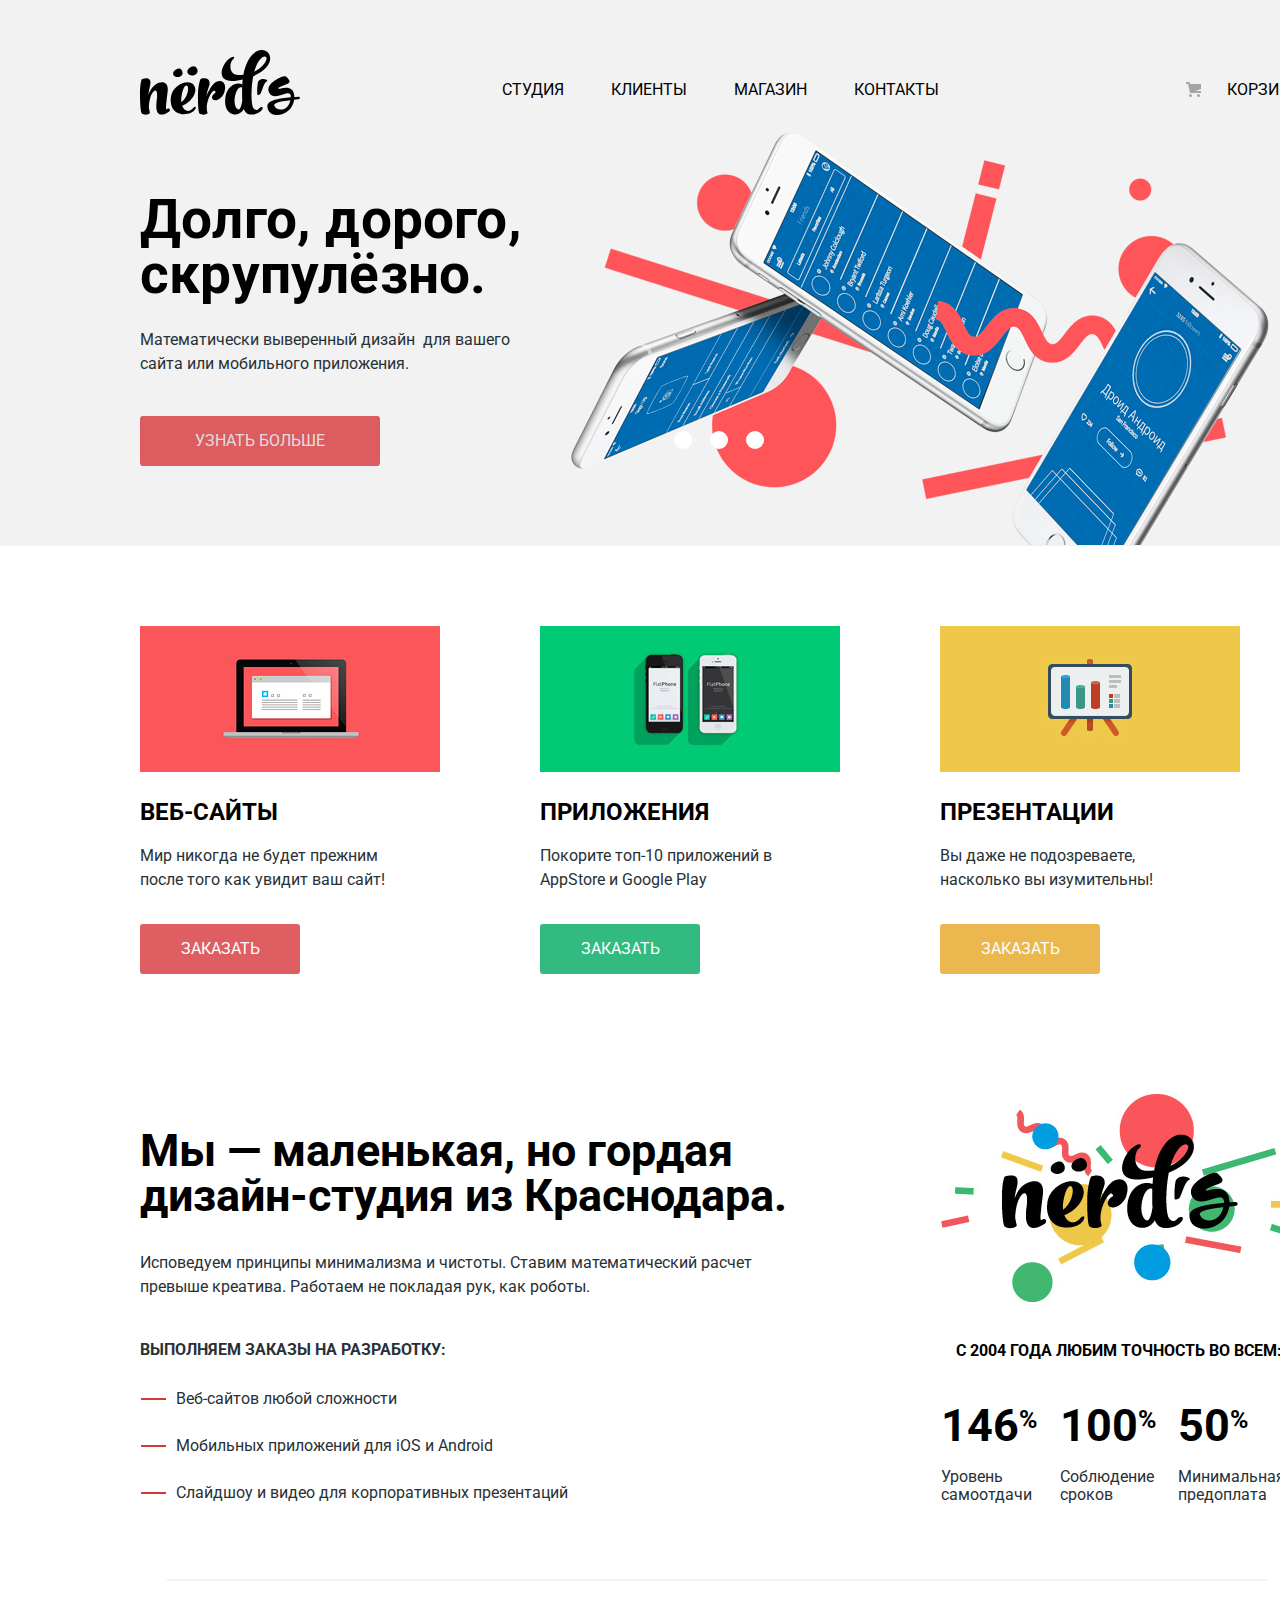
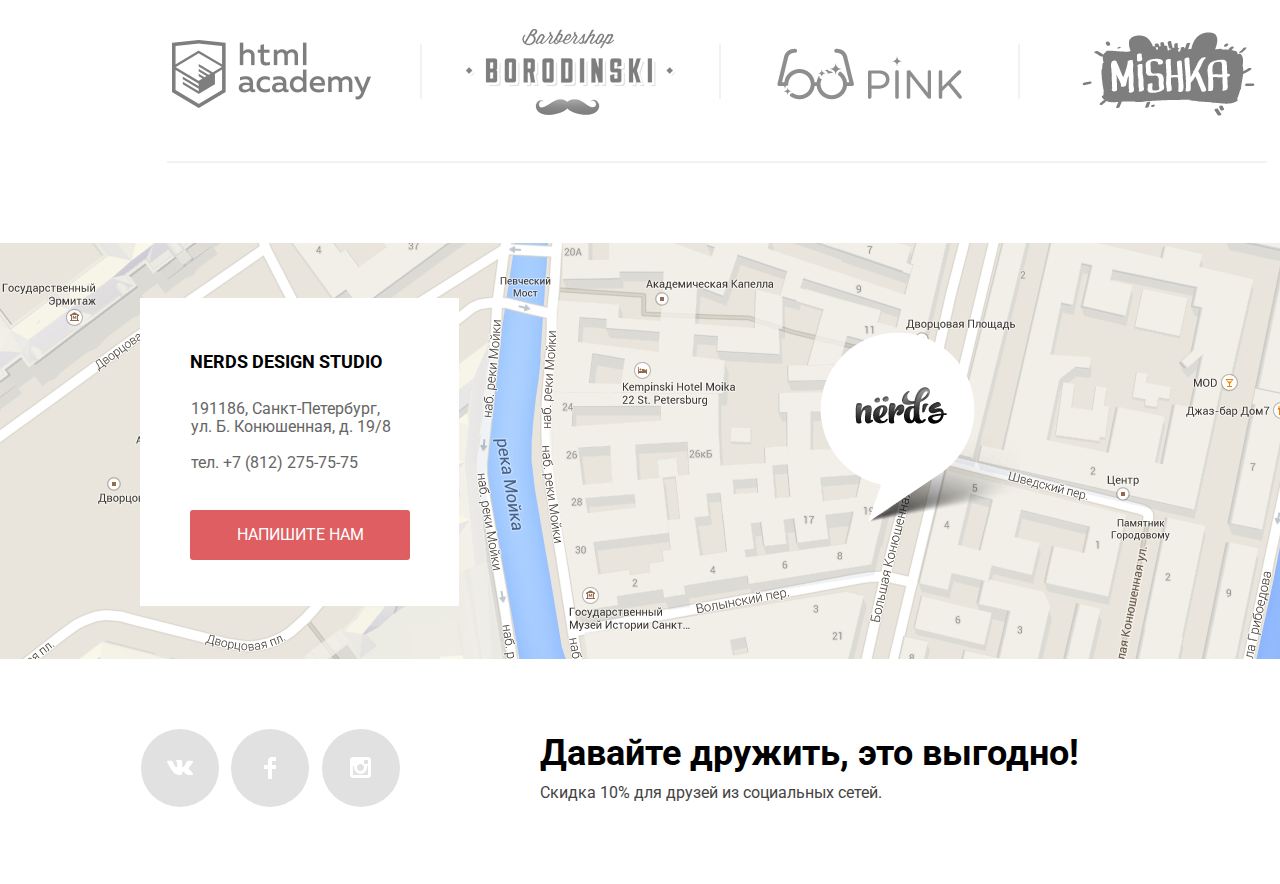
<file: index.html>
<!DOCTYPE html>
<html lang="ru">
  <head>
    <meta charset="utf-8">
    <title>HTML Academy: Нёрдс</title>
    <link href="https://fonts.googleapis.com/css?family=Roboto:400,500,700&display=swap" rel="stylesheet">
	<link rel="stylesheet" href="css/style-min.css">
	<link rel="stylesheet" href="css/normalize.css">
  </head>
  <body>
	<header class="main-header">
		<div class="container-header">
			<a class="header__logo" href="index.html">
				<img src="img/nerds-logo.svg" width="160" height="65" alt="Логотип">
			</a>
			<ul class="header__menu reset-style-size">
				<li class="header__menu__item">
					<a class="header__menu__link" href="#">студия</a>
				</li>
				<li class="header__menu__item">
					<a class="header__menu__link" href="#">клиенты</a>
				</li>
				<li class="header__menu__item">
					<a class="header__menu__link" href="catalog.html">магазин</a>
				</li>
				<li class="header__menu__item">
					<a class="header__menu__link" href="#">контакты</a>
				</li>
			</ul>
			<a class="header__recycle" href="#">
				<img src="img/cart-icon.svg" width="15" height="15" alt="Корзина">корзина
			</a>
		</div>
		<section class="slider">
			<div class="container-slider">
				<h2 class="visually-hidden">Преимущества</h2>
				<ul class="slider-controls reset-style-size">
					<li class="slider-control-item"></li>
					<li class="slider-control-item"></li>
					<li class="slider-control-item"></li>
				</ul>
				<ul class="slider-list reset-style-size">
					<li class="slider-item">
						<h3>Долго, дорого, скрупулёзно.</h3>
						<p>Математически выверенный дизайн  для вашего сайта или мобильного приложения.</p>
						<a class="slider-item-button red" href="#">Узнать больше</a>
					</li>
					<li class="slider-item">
						<h3>Любим математику как никто другой</h3>
						<p>Никакого креатива, только математические формулы для расчета идеальных пропорций.</p>
						<a class="slider-item-button red" href="#">Узнать больше</a>
					</li>
					<li class="slider-item">
						<h3>Только ночь, только хардкор</h3>
						<p>Работать днем, как все? Мы против этого. Ближе к полуночи работа только начинается.</p>
						<a class="slider-item-button red" href="#">Узнать больше</a>
					</li>
				</ul>
			</div>
		</section>
	</header>
	<main class="main-content">
		<div class="container-main">
			<section class="main-job">
				<ul class="main-job__list reset-style-size">
					<li class="main-job__item">
						<img src="img/illustration-1.png" width="300" height="146" alt="Веб сайты">
						<h2 class="main-job__title reset-style-size">веб-сайты</h2>
						<p class="main-job__description reset-style-size">Мир никогда не будет прежним после того как увидит ваш сайт!</p>
						<a class="main-job__link red reset-style-size" href="#">Заказать</a>
					</li>
					<li class="main-job__item">
						<img src="img/illustration-2.png" width="300" height="146" alt="Приложения">
						<h2 class="main-job__title reset-style-size">приложения</h2>
						<p class="main-job__description reset-style-size">Покорите топ-10 приложений в AppStore и Google Play</p>
						<a class="main-job__link green reset-style-size" href="#">Заказать</a>
					</li>
					<li class="main-job__item">
						<img src="img/illustration-3.png" width="300" height="146" alt="Презентации">
						<h2 class="main-job__title reset-style-size">презентации</h2>
						<p class="main-job__description reset-style-size">Вы даже не подозреваете,  насколько вы изумительны!</p>
						<a class="main-job__link yellow reset-style-size" href="#">Заказать</a>
					</li>
				</ul>
			</section>
			<section class="main-about">
				<div class="about-idea">
					<h2 class="about-title">Мы — маленькая, но гордая  дизайн-студия из Краснодара.</h2>
					<p class="about-description">Исповедуем принципы минимализма и чистоты. Ставим математический расчет превыше креатива. Работаем не покладая рук, как роботы.</p>
					<p class="about-devop">Выполняем заказы на разработку:</p>
					<ul class="about-devop-list reset-style-size">
						<li class="about-devop-item">	Веб-сайтов любой сложности</li>
						<li class="about-devop-item">Мобильных приложений для iOS и Android  </li>
						<li class="about-devop-item">Слайдшоу и видео для корпоративных презентаций</li>
					</ul>
				</div>
				<div class="about-date">
					<img src="img/nerds-illustration.png" width="360" height="208" alt="Логотип">
					<p  class="about-slogan">с 2004 года Любим точность во всем:</p>
					<ul class="about-facts reset-style-size">
						<li class="about-facts-item">
							<p class="about-facts-num">146<sup>%</sup></p>
							<p class="about-facts-text">Уровень самоотдачи</p>
						</li>
						<li class="about-facts-item">
								<p class="about-facts-num">100<sup>%</sup></p>
								<p class="about-facts-text">Соблюдение  сроков</p>
						</li>
						<li class="about-facts-item">
								<p class="about-facts-num">50<sup>%</sup></p>
								<p class="about-facts-text">Минимальная предоплата</p>
						</li>
					</ul>
				</div>
			</section>
			<section class="main-clients">
				<ul class="main-clients-list reset-style-size">
					<li class="main-clients-item">
						<a class="main-clients-link htmlacademy-partner" href="https://htmlacademy.ru/intensive/htmlcss">
							<img src="img/client-1.png" width="199" height="68" alt="html-academy">
						</a>
					</li>
					<li class="main-clients-item">
						<a class="main-clients-link barbershop-partner" href="#">
							<img src="img/client-2.png" width="209" height="90" alt="barbershop">
						</a>
					</li>
					<li class="main-clients-item">
						<a class="main-clients-link pink-partner" href="#">
							<img src="img/client-3.png" width="185" height="52" alt="pink">
						</a>
					</li>
					<li class="main-clients-item">
						<a class="main-clients-link mishka-partner" href="#">
							<img src="img/client-4.png" width="173" height="84" alt="mishka">
						</a>
					</li>
				</ul>
			</section>
		</div>
	</main>
	<footer class="footer-index">
		<div class="footer-feedback">
			<h2 class="footer-feedback-title">Напишите нам</h2>
			<form class="feedback-form" action="index.php" method="post">
				<div class="feedback-form-box">
					<p class="feedback-form-item">
						<label for="feedback-form-name">Ваше имя:</label>
						<input id="feedback-form-name" type="text" placeholder="Имя Фамилия">
					</p>
					<p class="feedback-form-item">
						<label for="feedback-form-email">Ваш e-mail:</label>
						<input id="feedback-form-email" type="text" placeholder="email@example.com">
					</p>
				</div>
				<p class="feedback-form-item feedback-form-item-text">
					<label for="feedback-form-letter">Текст письма:</label>
					<textarea id="feedback-form-letter" placeholder="В свободной форме"></textarea>
				</p>
				<input class="footer-feedback-submit red" type="submit" value="Отправить">
				<button class="footer-feedback-close reset-style-size" type="button"></button>
			</form>
		</div>		
		<div class="map">
			<iframe src="https://yandex.ru/map-widget/v1/-/CCGyRK7Y" width="1440" height="416"></iframe>
			<img src="img/map.png" width="1440" height="416" alt="Карта">
			<div class="contact-us reset-style-size">
				<h2 class="address__title  reset-style-size">nerds design studio</h2>
				<p class="address__description  reset-style-size">191186, Санкт-Петербург,  ул. Б. Конюшенная, д. 19/8</p>
				<p class="address__tel  reset-style-size" >тел. +7 (812) 275-75-75</p>
				<a class="address__submit red" href="#">напишите нам</a>
			</div>
		</div>
		<div class="footer-down">
			<ul class="social reset-style-size">
				<li class="social__ico">
					<a class="social__link" href="#" aria-label="social-vkontakte">
						<svg xmlns="http://www.w3.org/2000/svg" width="26" height="15" viewBox="0 0 26 15"><path fill="#FFF" d="M16.138 11.51c.956-.309 2.18 2.04 3.483 2.939.978.681 1.727.534 1.727.534l3.473-.05s1.815-.112.957-1.554c-.071-.12-.503-1.069-2.585-3.022-2.177-2.043-1.882-1.712.739-5.244 1.597-2.153 2.236-3.468 2.036-4.028-.192-.539-1.365-.399-1.365-.399L20.69.713c-.381.001-.704.119-.851.515-.003.004-.621 1.666-1.445 3.079-1.741 2.989-2.436 3.148-2.724 2.961-.661-.433-.494-1.737-.494-2.664 0-2.897.432-4.105-.846-4.417-.427-.104-.739-.172-1.828-.182-1.392-.021-2.574 0-3.244.329-.445.223-.786.712-.579.74.26.035.843.16 1.155.586.401.552.389 1.789.389 1.789s.229 3.411-.54 3.834c-.528.29-1.25-.302-2.803-3.016-.793-1.388-1.392-2.922-1.392-2.922s-.116-.285-.326-.441c-.25-.185-.6-.244-.6-.244L.848.684S.29.7.085.946c-.182.218-.015.668-.015.668s2.909 6.881 6.203 10.347c3.02 3.182 6.452 2.971 6.452 2.971h1.555s.469-.054.709-.312c.224-.24.214-.691.214-.691s-.031-2.109.935-2.419z"/></svg>
					</a>
				</li>
				<li class="social__ico">
					<a class="social__link"  href="#" aria-label="social-facebook">
						<svg xmlns="http://www.w3.org/2000/svg" width="12" height="22" viewBox="0 0 12 22"><path fill="#FFF" d="M12 4V0H8a4 4 0 0 0-4 4v4H0v4h4v10h4V12h4V8H8V4h4z"/></svg>
					</a>
				</li>
				<li class="social__ico">
					<a class="social__link"  href="#" aria-label="social-instagram">
						<svg xmlns="http://www.w3.org/2000/svg" width="21" height="21" viewBox="0 0 21 21"><path fill="#FFF" d="M18 0H3C1.35 0 0 1.35 0 3v15c0 1.65 1.35 3 3 3h15c1.65 0 3-1.35 3-3V3c0-1.65-1.35-3-3-3zm-7.5 7c1.93 0 3.5 1.57 3.5 3.5S12.43 14 10.5 14 7 12.43 7 10.5 8.57 7 10.5 7zM18 18H3V9h1.181A6.504 6.504 0 0 0 4 10.5a6.5 6.5 0 1 0 13 0 6.45 6.45 0 0 0-.181-1.5H18v9zm0-11h-4V3h4v4z"/></svg>
					</a>
				</li>
			</ul>
				<p class="slogan"><span class="slogan-header">Давайте дружить, это выгодно!</span>
				Скидка 10% для друзей из социальных сетей.</p>
		</div>
	</footer>
	<script src="js/script-min.js"></script>
  </body>
</html>
</file>
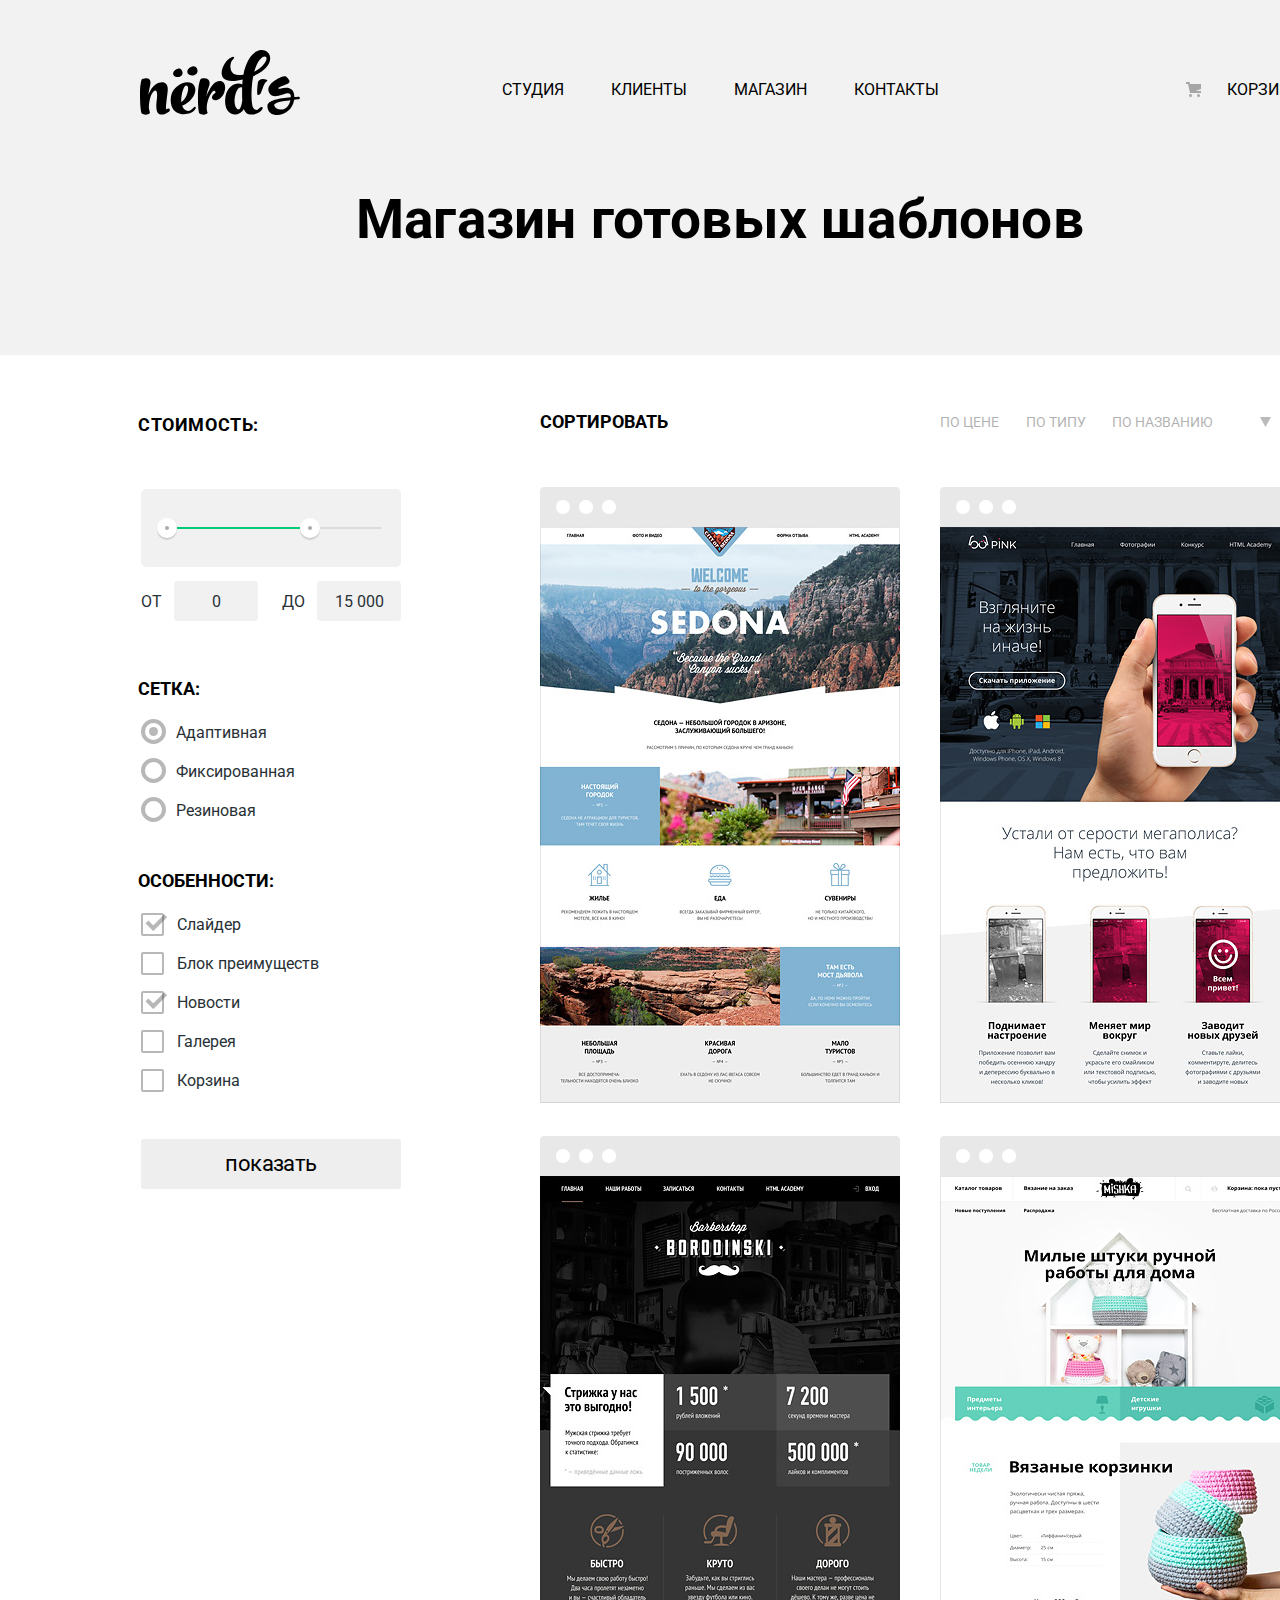
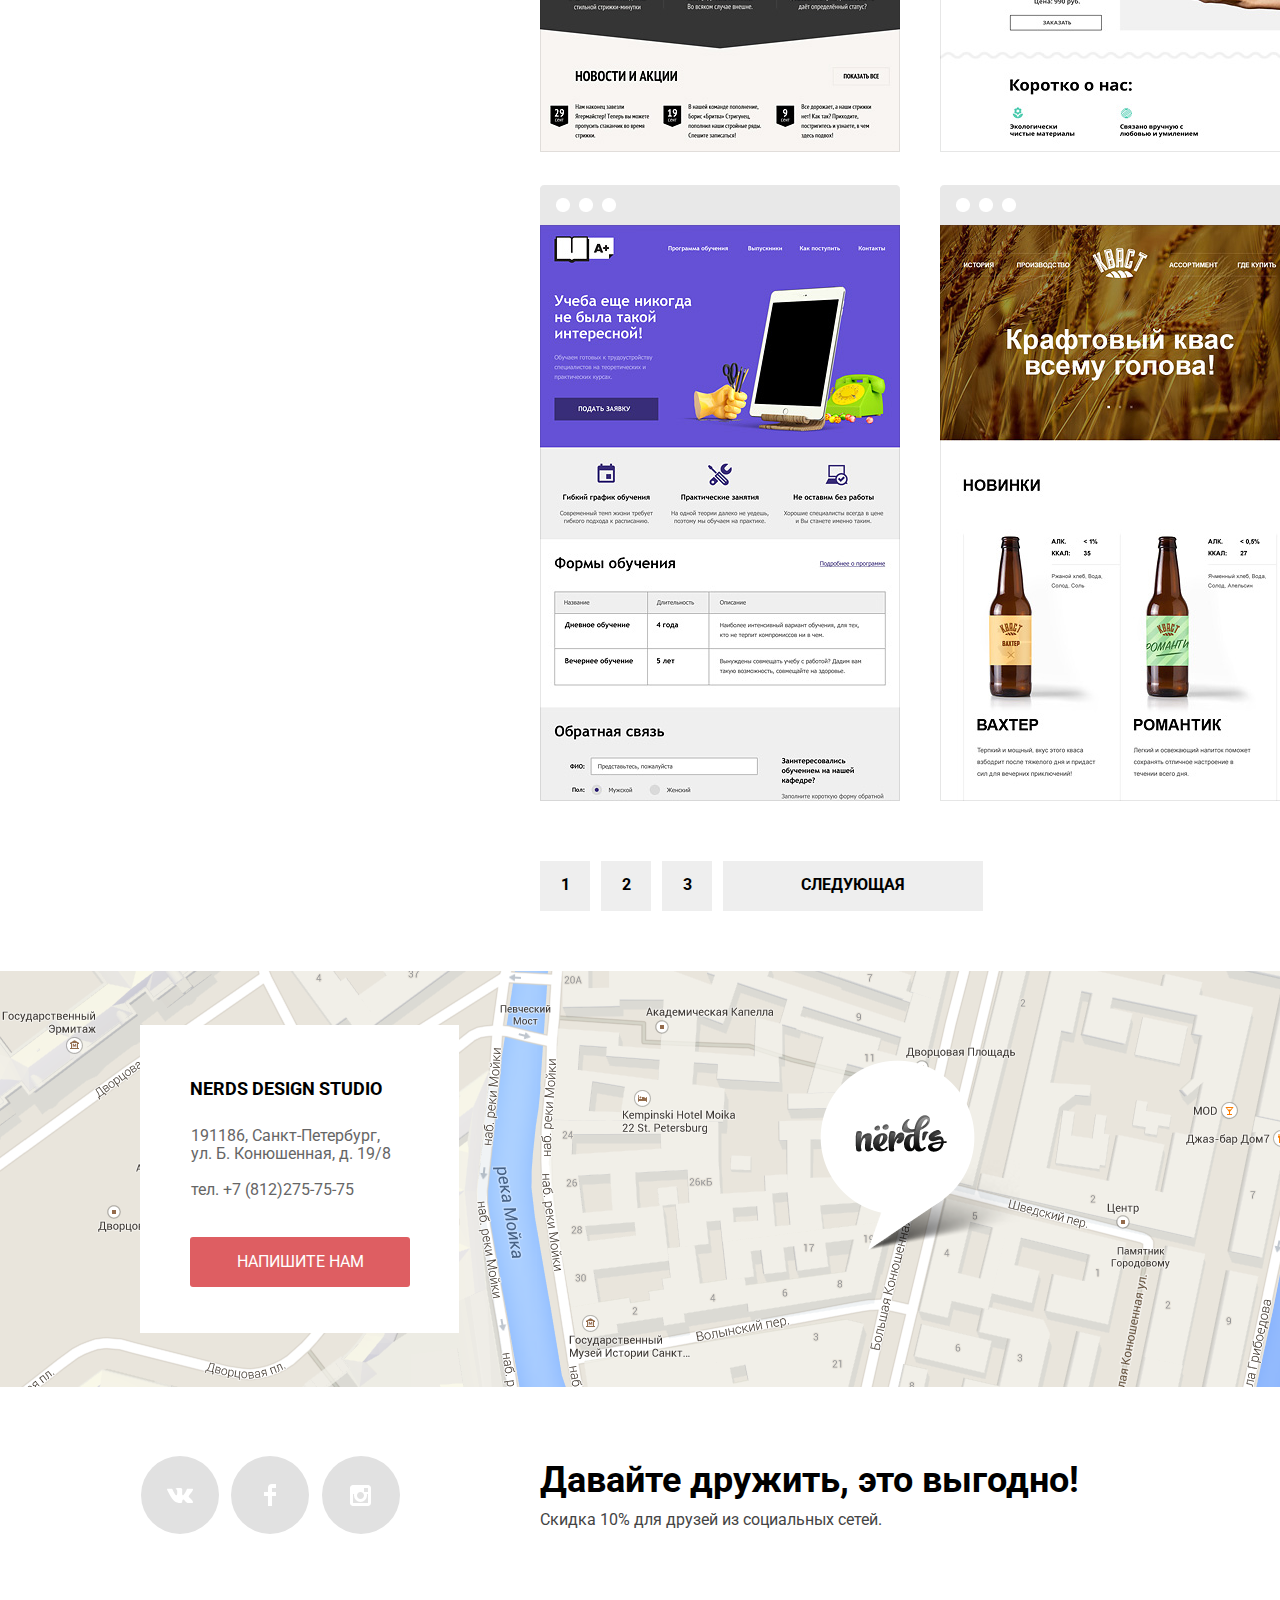
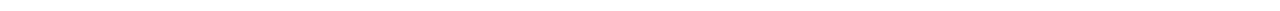
<file: catalog.html>
<!DOCTYPE html>
<html lang="ru">
  <head>
    <meta charset="utf-8">
    <title>HTML Academy: Нёрдс</title>
    <link href="https://fonts.googleapis.com/css?family=Roboto:400,500,700&display=swap" rel="stylesheet">
	<link rel="stylesheet" href="css/style-min.css">
	<link rel="stylesheet" href="css/normalize.css">
  </head>
  <body>
	<header class="catalog-header">
		<div class="container-header">
			<a class="header__logo" href="index.html">
				<img src="img/nerds-logo.svg" width="160" height="65" alt="Логотип">
			</a>
			<ul class="header__menu reset-style-size">
				<li class="header__menu__item">
					<a class="header__menu__link" href="#">студия</a>
				</li>
				<li class="header__menu__item">
					<a class="header__menu__link" href="#">клиенты</a>
				</li>
				<li class="header__menu__item">
					<a class="header__menu__link" href="catalog.html">магазин</a>
				</li>
				<li class="header__menu__item">
					<a class="header__menu__link" href="#">контакты</a>
				</li>
			</ul>
			<a class="header__recycle reset-style-size" href="#">
				<img src="img/cart-icon.svg" width="15" height="15" alt="Корзина">корзина
			</a>
		</div>
		<h1 class="main__headline">Магазин готовых шаблонов</h1>
	</header>
	<main class="catalog-main">
		<div class="container-main">
			<div class="container-box">
				<div class="left-part">
					<form class="filter-form" action="index.php">
						<div class="field-form-cost">
							<h2 class="legend reset-style-size">Стоимость:</h2>
							<div class="range-controls">
								<div class="range-control-scale"></div>
								<div class="range-control-toggle"></div>
							</div>
							<div class="price-controls">
								<label class="price-control-min">
									от<input type="text" name="min-price" value="0">
								</label>
								<label class="price-control-max">
									до<input type="text" name="max-price" value="15 000">
								</label>
							</div>
						</div>

						<div class="field-form-grid">
							<h2 class="legend reset-style-size">Сетка:</h2>
							<p class="field-form-grid-pick">
								<input checked class="input-form-grid-pick visually-hidden"  type="radio" name="grid" id="adaptiv-grid">
								<label for="adaptiv-grid">Адаптивная</label>
							</p>
							<p class="field-form-grid-pick">
								<input class="input-form-grid-pick visually-hidden" type="radio" name="grid" id="fix-grid">
								<label for="fix-grid">Фиксированная</label>
							</p>
							<p class="field-form-grid-pick">
								<input class="input-form-grid-pick visually-hidden" type="radio" name="grid" id="ruber-grid">
								<label for="ruber-grid">Резиновая</label>
							</p>
						</div>

						<div class="field-form-features">
							<h2 class="legend reset-style-size">Особенности:</h2>
							<p class="field-form-features-pick">
								<input checked class="input-form-features-pick visually-hidden" type="checkbox" name="slider" id="features-slider">
								<label for="features-slider">Слайдер</label>
							</p>
							<p class="field-form-features-pick">
								<input class="input-form-features-pick visually-hidden" type="checkbox" name="advantage" id="features-advantage">
								<label for="features-advantage">Блок преимуществ</label>
							</p>
							<p class="field-form-features-pick">
								<input checked class="input-form-features-pick visually-hidden" type="checkbox" name="news" id="features-news">
								<label for="features-news">Новости</label>
							</p>
							<p class="field-form-features-pick">
								<input class="input-form-features-pick visually-hidden" type="checkbox" name="galery" id="features-galery">
								<label for="features-galery">Галерея</label>
							</p>
							<p class="field-form-features-pick">
								<input class="input-form-features-pick visually-hidden" type="checkbox" name="cart" id="features-cart">
								<label for="features-cart">Корзина</label>
							</p>
						</div>
						<button class="form-button">показать</button>
					</form>
				</div>
				<section class="right-part">
					<header class="main__sort">
						<h2 class="main-header-title"></h2>
						<p class="main__title">сортировать</p>
						<ul class="main__sort-link reset-style-size">
							<li class="main__sort-item">
								<a class="main__link" href="#">по цене</a>
							</li>
							<li class="main__sort-item">
								<a class="main__link" href="#">по типу</a>
							</li>
							<li class="main__sort-item">
								<a class="main__link" href="#">по названию</a>
							</li>
						</ul>
						<ul class="main__sort-icons reset-style-size">
							<li class="main__sort-item">
								<a class="main__link-icon" href="#" aria-label="ascending">
									<img class="main__sort__ico" src="img/icon-down-dir.svg" width="11" height="10" alt="По убыванию">
								</a>
							</li>
							<li class="main__sort-item">
								<a class="main__link-icon" href="#" aria-label="descending">
									<img class="main__sort__ico" src="img/icon-up-dir.svg" width="11" height="10" alt="По возрастанию">
								</a>
							</li>
						</ul>
					</header>
					<ul class="main-list reset-style-size">
						<li class="main-list__item">
							<img src="img/img-sedona.jpg" width="360" height="576" alt="Информационный сайт">
							<div class="main-list__item-hidden">
								<a class="main-list__title-link" href="#">sedona</a>
								<p class="main-list__description">Информационный сайт  для туристов</p>
								<a class="main-list__link" href="#">9 900 руб</a>
							</div>
						</li>
						<li class="main-list__item">
							<img src="img/img-pink.jpg" width="360" height="576" alt="Продуктовый лендинг ">
							<div class="main-list__item-hidden">
								<a class="main-list__title-link" href="#">pink app</a>
								<p class="main-list__description">Продуктовый лендинг приложения для iOS и Android</p>
								<a class="main-list__link" href="#">9 900 руб</a>
							</div>
						</li>
						<li class="main-list__item">
							<img src="img/img-barbershop.jpg" width="360" height="576" alt="Сайт салона красоты">
							<div class="main-list__item-hidden">
								<a class="main-list__title-link" href="#">barbershop</a>
								<p class="main-list__description">Сайт салона красоты.  Для мужчин, да.</p>
								<a class="main-list__link" href="#">9 900 руб</a>
							</div>
						</li>
						<li class="main-list__item">
							<img src="img/img-mishka.jpg" width="360" height="576" alt="Интернет-магазин">
							<div class="main-list__item-hidden">
								<a class="main-list__title-link" href="#">mishka</a>
								<p class="main-list__description">Интернет-магазин  вязаных игрушек</p>
								<a class="main-list__link" href="#">9 900 руб</a>
							</div>
						</li>
						<li class="main-list__item">
							<img src="img/img-aplus.jpg" width="360" height="576" alt="Лендинг курсов">
							<div class="main-list__item-hidden">
								<a class="main-list__title-link" href="#">a plus</a>
								<p class="main-list__description">Лендинг курсов повышения квалификации</p>
								<a class="main-list__link" href="#">9 900 руб</a>
							</div>
						</li>
						<li class="main-list__item">
							<img src="img/img-kvast.jpg" width="360" height="576" alt="Промо-сайт производителя ">
							<div class="main-list__item-hidden">
								<a class="main-list__title-link" href="#">kvast</a>
								<p class="main-list__description">Промо-сайт производителя  крафтового кваса</p>
								<a class="main-list__link" href="#">9 900 руб</a>
							</div>
						</li>
					</ul>
					<div class="pagination-container">
						<ul class="pagination reset-style-size">
							<li class="pagination__item">
								<a class="pagination__link" href="#">1</a>
							</li>
							<li class="pagination__item">
								<a class="pagination__link" href="#">2</a>
							</li>
							<li class="pagination__item">
								<a class="pagination__link" href="#">3</a>
							</li>
							<li class="pagination__item next-link">
								<a class="pagination__link" href="#">следующая</a>
							</li>
						</ul>
					</div>
				</section>
			</div>
		</div>
	</main>
	<footer class="footer-index">
		<div class="footer-feedback">
			<h2 class="footer-feedback-title">Напишите нам</h2>
			<form class="feedback-form" action="index.php" method="post">
				<div class="feedback-form-box">
					<p class="feedback-form-item">
						<label for="feedback-form-name">Ваше имя:</label>
						<input id="feedback-form-name" type="text" placeholder="Имя Фамилия">
					</p>
					<p class="feedback-form-item">
						<label for="feedback-form-email">Ваш e-mail:</label>
						<input id="feedback-form-email" type="text" placeholder="email@example.com">
					</p>
				</div>
				<p class="feedback-form-item feedback-form-item-text">
					<label for="feedback-form-letter">Текст письма:</label>
					<textarea id="feedback-form-letter" placeholder="В свободной форме"></textarea>
				</p>
				<input class="footer-feedback-submit red" type="submit" value="Отправить">
				<button class="footer-feedback-close reset-style-size" type="button"></button>
			</form>
		</div>	
		<div class="map">
			<iframe src="https://yandex.ru/map-widget/v1/-/CCGyRK7Y" width="1440" height="416"></iframe>
			<img src="img/map.png" width="1440" height="416" alt="Карта">
			<div class="contact-us reset-style-size">
				<h2 class="address__title  reset-style-size">nerds design studio</h2>
				<p class="address__description  reset-style-size">191186, Санкт-Петербург,  ул. Б. Конюшенная, д. 19/8</p>
				<p class="address__tel  reset-style-size" >тел. +7 (812)275-75-75</p>
				<a class="address__submit red" href="#">напишите нам</a>
			</div>
		</div>
		<div class="footer-down">
			<ul class="social reset-style-size">
				<li class="social__ico">
					<a class="social__link" href="#" aria-label="social-vkontakte">
						<svg xmlns="http://www.w3.org/2000/svg" width="26" height="15" viewBox="0 0 26 15"><path fill="#FFF" d="M16.138 11.51c.956-.309 2.18 2.04 3.483 2.939.978.681 1.727.534 1.727.534l3.473-.05s1.815-.112.957-1.554c-.071-.12-.503-1.069-2.585-3.022-2.177-2.043-1.882-1.712.739-5.244 1.597-2.153 2.236-3.468 2.036-4.028-.192-.539-1.365-.399-1.365-.399L20.69.713c-.381.001-.704.119-.851.515-.003.004-.621 1.666-1.445 3.079-1.741 2.989-2.436 3.148-2.724 2.961-.661-.433-.494-1.737-.494-2.664 0-2.897.432-4.105-.846-4.417-.427-.104-.739-.172-1.828-.182-1.392-.021-2.574 0-3.244.329-.445.223-.786.712-.579.74.26.035.843.16 1.155.586.401.552.389 1.789.389 1.789s.229 3.411-.54 3.834c-.528.29-1.25-.302-2.803-3.016-.793-1.388-1.392-2.922-1.392-2.922s-.116-.285-.326-.441c-.25-.185-.6-.244-.6-.244L.848.684S.29.7.085.946c-.182.218-.015.668-.015.668s2.909 6.881 6.203 10.347c3.02 3.182 6.452 2.971 6.452 2.971h1.555s.469-.054.709-.312c.224-.24.214-.691.214-.691s-.031-2.109.935-2.419z"/></svg>
					</a>
				</li>
				<li class="social__ico">
					<a class="social__link"  href="#" aria-label="social-facebook">
						<svg xmlns="http://www.w3.org/2000/svg" width="12" height="22" viewBox="0 0 12 22"><path fill="#FFF" d="M12 4V0H8a4 4 0 0 0-4 4v4H0v4h4v10h4V12h4V8H8V4h4z"/></svg>
					</a>
				</li>
				<li class="social__ico">
					<a class="social__link"  href="#" aria-label="social-instagram">
						<svg xmlns="http://www.w3.org/2000/svg" width="21" height="21" viewBox="0 0 21 21"><path fill="#FFF" d="M18 0H3C1.35 0 0 1.35 0 3v15c0 1.65 1.35 3 3 3h15c1.65 0 3-1.35 3-3V3c0-1.65-1.35-3-3-3zm-7.5 7c1.93 0 3.5 1.57 3.5 3.5S12.43 14 10.5 14 7 12.43 7 10.5 8.57 7 10.5 7zM18 18H3V9h1.181A6.504 6.504 0 0 0 4 10.5a6.5 6.5 0 1 0 13 0 6.45 6.45 0 0 0-.181-1.5H18v9zm0-11h-4V3h4v4z"/></svg>
					</a>
				</li>
			</ul>
				<p class="slogan"><span class="slogan-header">Давайте дружить, это выгодно!</span>
				Скидка 10% для друзей из социальных сетей.</p>
		</div>
	</footer>
	<script src="js/script-min.js"></script>
  </body>
</html>
</file>
<file: css/style-min.css>
body{margin:0;padding:0;font-family:"Roboto",Arial,sans-serif;color:#000;background-color:#F2F2F2;min-width:1440px}a{text-decoration:none}.reset-style-size{list-style:none;margin:0;padding:0}.visually-hidden{position:absolute;width:1px;height:1px;clip:rect(0,0,0,0)}@-webkit-keyframes bounce{0%{-webkit-transform:translateY(1000px);transform:translateY(1000px)}70%{-webkit-transform:translateY(30px);transform:translateY(30px)}90%{-webkit-transform:translateY(-10px);transform:translateY(-10px)}100%{-webkit-transform:translateY(0);transform:translateY(0)}}@keyframes bounce{0%{-webkit-transform:translateY(1000px);transform:translateY(1000px)}70%{-webkit-transform:translateY(30px);transform:translateY(30px)}90%{-webkit-transform:translateY(-10px);transform:translateY(-10px)}100%{-webkit-transform:translateY(0);transform:translateY(0)}}@-webkit-keyframes shake{0%,100%{-webkit-transform:translateX(0);transform:translateX(0)}10%,30%,50%,70%,90%{-webkit-transform:translateX(-10px);transform:translateX(-10px)}20%,40%,60%,80%{-webkit-transform:translateX(10px);transform:translateX(10px)}}@keyframes shake{0%,100%{-webkit-transform:translateX(0);transform:translateX(0)}10%,30%,50%,70%,90%{-webkit-transform:translateX(-10px);transform:translateX(-10px)}20%,40%,60%,80%{-webkit-transform:translateX(10px);transform:translateX(10px)}}.main-header{display:-webkit-box;display:-ms-flexbox;display:flex;min-height:545px;-webkit-box-orient:vertical;-webkit-box-direction:normal;-ms-flex-direction:column;flex-direction:column;-webkit-box-align:center;-ms-flex-align:center;align-items:center}.container-header{width:1160px;display:-webkit-box;display:-ms-flexbox;display:flex;-webkit-box-align:center;-ms-flex-align:center;align-items:center;margin-top:61px}.header__logo{margin-top:-11px}.header__logo:hover{opacity:.8}.header__logo:focus{opacity:.3}.header__menu,.header__recycle{font-size:16px;text-transform:uppercase;color:#000;line-height:30px}.header__menu{display:-webkit-box;display:-ms-flexbox;display:flex;width:437px;-webkit-box-pack:justify;-ms-flex-pack:justify;justify-content:space-between;margin-left:202px;-ms-flex-wrap:wrap;flex-wrap:wrap}.header__recycle{margin-left:auto;position:relative}.header__recycle img{margin-right:25px;position:absolute;top:7px;left:-41px}.header__menu__link,.header__recycle{color:#000}.header__menu__link:hover,.header__recycle:hover{color:#FB565A}.header__menu__link:focus,.header__recycle:focus{color:rgba(0,0,0,0.3)}.header__menu__link:active,.header__recycle:active{border-bottom:2px solid red;margin-bottom:-2px}.slider{position:relative}.container-slider{width:1160px}.slider-controls{display:-webkit-box;display:-ms-flexbox;display:flex;position:absolute;left:46%;bottom:97px;width:90px;height:18px;-webkit-box-pack:justify;-ms-flex-pack:justify;justify-content:space-between;z-index:1}.slider-control-item{display:block;width:18px;height:18px;background-color:#fff;position:relative;border-radius:50%}.slider-control-item:hover::after{content:"";width:6px;height:6px;background-color:#fff;position:absolute;top:4px;left:4px;border-radius:50%;border:2px solid #c1c1c1}.slider-item{display:none;padding:73px 0 80px;position:relative}.slider-item:nth-child(1){display:block;background-image:url(../img/slide1.png);background-repeat:no-repeat;background-position:431px 13px}.slider-item:nth-child(2){background-image:url(../img/slide2.png);background-repeat:no-repeat;background-position:100% 0}.slider-item:nth-child(3){background-image:url(../img/slide3.png);background-repeat:no-repeat;background-position:100% 20px}.slider-item h3{font-size:55px;line-height:55px;width:520px;margin:0;letter-spacing:.2px}.slider-item p{max-width:414px;margin-bottom:40px;margin-top:26px;line-height:24px;font-size:16px;color:#283136}.slider-item-button{width:240px;height:50px;display:-webkit-box;display:-ms-flexbox;display:flex;font-size:16px;line-height:18px;color:#dbdbdb;-webkit-box-align:center;-ms-flex-align:center;align-items:center;-webkit-box-pack:center;-ms-flex-pack:center;justify-content:center;border-radius:3px}.main-content{min-height:1297px;background-color:#fff}.container-main{display:-webkit-box;display:-ms-flexbox;display:flex;-webkit-box-orient:vertical;-webkit-box-direction:normal;-ms-flex-direction:column;flex-direction:column;-webkit-box-align:center;-ms-flex-align:center;align-items:center}.main-job{display:-webkit-box;display:-ms-flexbox;display:flex;width:1100px;min-height:425px;margin-left:-60px;margin-top:80px}.main-job__list{width:100%;display:-webkit-box;display:-ms-flexbox;display:flex;-webkit-box-pack:justify;-ms-flex-pack:justify;justify-content:space-between;-ms-flex-wrap:wrap;flex-wrap:wrap}.main-job__title{margin-top:20px;text-transform:uppercase;font-weight:700;font-size:24px;line-height:30px}.main-job__description{margin-top:17px;width:250px;font-size:16px;line-height:24px;color:#283136;text-transform:none}.main-job__link{margin-top:32px;display:-webkit-box;display:-ms-flexbox;display:flex;font-size:16px;line-height:18px;color:#fff;width:160px;height:50px;-webkit-box-align:center;-ms-flex-align:center;align-items:center;-webkit-box-pack:center;-ms-flex-pack:center;justify-content:center;border-radius:3px}.red{background-color:#D7373B;opacity:.8;text-transform:uppercase}.red:hover{opacity:.9}.red:focus{opacity:1}.green{background-color:#00AA62;opacity:.8;text-transform:uppercase}.green:hover{opacity:.9}.green:focus{opacity:1}.yellow{background-color:#E5A722;opacity:.8;text-transform:uppercase}.yellow:hover{opacity:.9}.yellow:focus{opacity:1}.main-about{display:-webkit-box;display:-ms-flexbox;display:flex;width:1160px}.about-idea{margin:0;margin-top:77px}.about-title{font-size:45px;line-height:45px;width:660px;margin:0}.about-description{font-size:16px;line-height:24px;color:#283136;width:650px;margin:0;margin-top:33px}.about-devop{font-size:16px;line-height:24px;color:#283136;font-weight:700;text-transform:uppercase;margin:0;margin-top:39px}.about-devop-list{margin-top:25px;margin-left:36px}.about-devop-item{font-size:16px;line-height:24px;color:#283136;margin-bottom:23px;position:relative}.about-devop-item::before{content:"";width:25px;height:2px;background-color:#D7373B;position:absolute;left:-35px;top:11px}.about-date{margin-left:auto;margin-top:43px}.about-slogan{font-size:16px;line-height:24px;color:#000;font-weight:700;text-transform:uppercase;margin:0;margin-top:32px;margin-left:16px}.about-facts{display:-webkit-box;display:-ms-flexbox;display:flex;width:347px;-webkit-box-pack:justify;-ms-flex-pack:justify;justify-content:space-between;margin-top:20px;margin-left:1px}.about-facts-num{font-size:45px;line-height:45px;color:#000;font-weight:700;margin:0;margin-top:20px}.about-facts-num sup{font-size:25px}.about-facts-text{font-size:16px;line-height:18px;color:#283136;width:110px;margin:0;margin-top:20px}.main-clients-list{width:1107px;display:-webkit-box;display:-ms-flexbox;display:flex;-webkit-box-pack:justify;-ms-flex-pack:justify;justify-content:space-between;margin-top:56px;-webkit-box-align:center;-ms-flex-align:center;align-items:center;position:relative;-ms-flex-wrap:wrap;flex-wrap:wrap}.main-clients-list::before{content:"";position:absolute;height:2px;width:1100px;background-color:#F2F2F2;top:-5px}.main-clients-list::after{content:"";position:absolute;height:2px;width:1100px;background-color:#F2F2F2;bottom:1px}.main-clients-item{position:relative;height:180px;display:-webkit-box;display:-ms-flexbox;display:flex;width:209px}.main-clients-item::after{content:"";position:absolute;width:2px;height:55px;background-color:#f2f2f2;top:33%;right:-46px}.main-clients-item:nth-of-type(4)::after{display:none}.main-clients-link{opacity:.5;display:-webkit-box;display:-ms-flexbox;display:flex;width:100%;height:100%;-webkit-box-pack:center;-ms-flex-pack:center;justify-content:center;-webkit-box-align:center;-ms-flex-align:center;align-items:center}.main-clients-link:hover{opacity:1}.main-clients-link:focus{opacity:.2}.footer-index{background-color:#fff;display:-webkit-box;display:-ms-flexbox;display:flex;-webkit-box-orient:vertical;-webkit-box-direction:normal;-ms-flex-direction:column;flex-direction:column;-webkit-box-align:center;-ms-flex-align:center;align-items:center;position:relative}.footer-feedback{position:absolute;z-index:2;background-color:#fff;border:2px solid #f1f1f1;width:956px;height:586px;bottom:189px;right:240px;-webkit-box-shadow:0 5px 40px 6px #000;box-shadow:0 5px 40px 6px #000;display:none}.feedback-show{display:block;-webkit-animation:bounce .6s;animation:bounce .6s}.feedback-error{-webkit-animation:shake .6s;animation:shake .6s}.feedback-invalid{border-color:#E74246;color:#E74246}.footer-feedback-title{font-size:45px;line-height:45px;margin:0;margin-top:64px;margin-left:97px}.feedback-form{display:-webkit-box;display:-ms-flexbox;display:flex;-webkit-box-orient:vertical;-webkit-box-direction:normal;-ms-flex-direction:column;flex-direction:column;-webkit-box-align:center;-ms-flex-align:center;align-items:center;margin-top:26px}.feedback-form input,.feedback-form textarea{color:#d7dcde;font-size:16px;line-height:18px}.feedback-form input:hover,.feedback-form textarea:hover{border-color:#B4B9BB;color:#B4B9BB}.feedback-form input:focus,.feedback-form textarea:focus{border-color:#000;color:#000}.feedback-form-item{display:-webkit-box;display:-ms-flexbox;display:flex;-webkit-box-orient:vertical;-webkit-box-direction:normal;-ms-flex-direction:column;flex-direction:column}.feedback-form-box{display:-webkit-box;display:-ms-flexbox;display:flex;-webkit-box-pack:justify;-ms-flex-pack:justify;justify-content:space-between;width:760px}.feedback-form-item input{width:332px;height:43px;padding:2px 12px;border:none;border:2px solid #d7dcde;border-radius:4px}.feedback-form-item-text{margin-top:19px}.feedback-form-item textarea{width:730px;height:87px;padding:12px;resize:none;border:none;border:2px solid #d7dcde;border-radius:4px}.feedback-form-item label{font-size:16px;line-height:18px;font-weight:700;margin-bottom:9px}.footer-feedback-submit{-ms-flex-item-align:start;align-self:flex-start;margin-left:99px;width:260px;height:50px;border:none;border-radius:4px;font-size:16px;line-height:18px;text-transform:uppercase;color:#fff;margin-top:35px}.footer-feedback-close{position:absolute;width:26px;height:26px;background-color:#fff;border:none;right:86px;top:71px;opacity:.4;cursor:pointer}.footer-feedback-close:hover{opacity:1}.footer-feedback-close:focus{opacity:.1}.footer-feedback-close::before{content:"";position:absolute;width:28px;height:4px;background-color:#FB565A;right:0;-webkit-transform:rotate(45deg);-ms-transform:rotate(45deg);transform:rotate(45deg)}.footer-feedback-close::after{content:"";position:absolute;width:28px;height:4px;background-color:#FB565A;right:0;-webkit-transform:rotate(-45deg);-ms-transform:rotate(-45deg);transform:rotate(-45deg)}.map{min-height:420px;background-color:#fff;position:relative}.map iframe{position:relative;z-index:2;border:none;z-index:1}.map img{position:absolute;top:0;left:0;margin:0}.map::after{content:"";display:block;position:absolute;background-image:url(../img/map-marker.png);width:200px;height:190px;top:89px;right:420px;z-index:1}.contact-us{position:absolute;width:219px;height:208px;background-color:#fff;padding:50px;bottom:58px;left:140px;z-index:1}.address__title{font-size:18px;line-height:30px;text-transform:uppercase;margin-top:-1px}.address__description,.address__tel{font-size:16px;line-height:18px;color:#666}.address__description{margin-top:23px;margin-left:1px;width:201px}.address__tel{margin-top:18px;margin-left:1px}.address__submit{display:-webkit-box;display:-ms-flexbox;display:flex;font-size:16px;line-height:18px;color:#fff;width:220px;height:50px;-webkit-box-align:center;-ms-flex-align:center;align-items:center;-webkit-box-pack:center;-ms-flex-pack:center;justify-content:center;border-radius:3px;margin-top:38px}.footer-down{display:-webkit-box;display:-ms-flexbox;display:flex;-webkit-box-align:center;-ms-flex-align:center;align-items:center;-webkit-box-pack:center;-ms-flex-pack:center;justify-content:center;height:225px;margin-left:-142px;margin-top:-5px}.social{display:-webkit-box;display:-ms-flexbox;display:flex;width:259px;-webkit-box-pack:justify;-ms-flex-pack:justify;justify-content:space-between;margin-top:-7px;-ms-flex-wrap:wrap;flex-wrap:wrap}.social__link{background-color:#E1E1E1;display:-webkit-box;display:-ms-flexbox;display:flex;width:78px;height:78px;border-radius:50%;-webkit-box-pack:center;-ms-flex-pack:center;justify-content:center;-webkit-box-align:center;-ms-flex-align:center;align-items:center}.social__link:hover{background-color:#E74246}.social__link:focus{background-color:#D7373B}.social__link:focus img{opacity:.3}.slogan{display:block;margin-left:140px;font-size:16px;line-height:37px;color:#444;width:618px}.slogan-header{display:block;font-size:36px;font-weight:700;line-height:42px;color:#000}.catalog-header{display:-webkit-box;display:-ms-flexbox;display:flex;min-height:355px;-webkit-box-orient:vertical;-webkit-box-direction:normal;-ms-flex-direction:column;flex-direction:column;-webkit-box-align:center;-ms-flex-align:center;align-items:center}.main__headline{margin-top:73px;font-size:55px;text-transform:none;line-height:55px;letter-spacing:.2px}.catalog-main{background-color:#fff}.container-box{display:-webkit-box;display:-ms-flexbox;display:flex;width:1180px}.left-part{width:256px;display:-webkit-box;display:-ms-flexbox;display:flex;margin-top:55px}.right-part{width:760px;display:-webkit-box;display:-ms-flexbox;display:flex;-webkit-box-orient:vertical;-webkit-box-direction:normal;-ms-flex-direction:column;flex-direction:column;margin-left:154px}.field-form-cost h2{letter-spacing:.6px}.range-controls{height:40px;background-color:#f1f1f1;border-radius:5px;padding-top:38px;padding-left:20px;padding-right:20px;width:220px;position:relative;top:49px;left:11px}.range-control-scale{height:2px;background-color:#d7dcde;position:relative}.range-control-scale::before{content:"";position:absolute;height:2px;background-color:#00ca74;width:70%}.range-control-toggle{position:relative;cursor:pointer}.range-control-toggle::before{content:"";width:4px;height:4px;border:8px solid #fff;border-radius:50%;-webkit-box-shadow:0 2px 1px 0 #cfcfcf;box-shadow:0 2px 1px 0 #cfcfcf;position:absolute;background-color:#ababab;top:-11px;left:-4px}.range-control-toggle::after{content:"";width:4px;height:4px;border:8px solid #fff;border-radius:50%;-webkit-box-shadow:0 2px 1px 0 #cfcfcf;box-shadow:0 2px 1px 0 #cfcfcf;position:absolute;background-color:#ababab;top:-11px;right:61px}.price-controls{margin-top:63px;margin-left:11px;width:260px;display:-webkit-box;display:-ms-flexbox;display:flex;-webkit-box-pack:justify;-ms-flex-pack:justify;justify-content:space-between}.price-controls label{font-size:16px;line-height:22px;text-transform:uppercase}.price-controls input{width:80px;height:38px;border-radius:4px;background-color:#f1f1f1;text-align:center;font-size:16px;color:#283136;border:none;margin-left:12px}.field-form-grid{margin-top:53px}.field-form-grid-pick{margin:0;margin-left:46px;margin-top:19px;position:relative}.field-form-grid-pick label::before{content:"";position:absolute;width:17px;height:17px;border-radius:50%;border:4px solid #4d4d4d;top:-4px;left:-35px;opacity:.4}.field-form-grid-pick label:hover::before{opacity:1}.input-form-grid-pick:checked + label::after{content:"";position:absolute;width:9px;height:9px;border-radius:50%;background-color:#4d4d4d;top:4px;left:-27px;opacity:.4}.input-form-grid-pick:checked + label:hover::after{opacity:1}.input-form-grid-pick:disabled + label::after{opacity:.1}.input-form-grid-pick:disabled + label::before{opacity:.1}.field-form-features{margin-top:45px}.field-form-features-pick{margin:0;margin-left:47px;margin-top:19px;position:relative}.field-form-features-pick label::before{content:"";position:absolute;width:19px;height:19px;border:2px solid #4d4d4d;border-radius:2px;left:-36px;top:-2px;opacity:.4}.field-form-features-pick label:hover::before{opacity:1}.input-form-features-pick:disabled + label::before{opacity:.1}.input-form-features-pick:checked + label::after{content:"";position:absolute;background-image:url(../img/shape.png);background-repeat:no-repeat;width:22px;height:20px;left:-32px;top:-1px;opacity:.4}.input-form-features-pick:checked + label:hover::after{opacity:1}.input-form-features-pick:disabled + label::after{opacity:.1}.legend{font-size:18px;text-transform:uppercase;line-height:30px;font-weight:700;color:#000;margin-left:8px}.filter-form label{font-size:16px;line-height:20px;color:#283136}.form-button{font-size:22px;line-height:18px;background-color:#eee;margin-top:48px;height:50px;width:260px;border:none;padding:0;border-radius:3px;margin-left:11px;letter-spacing:-.6px}.form-button:hover{background-color:#dfdfdf}.form-button:focus{background-color:#d5d5d5;color:rgba(0,0,0,0.3);border-top:3px solid #bbb;height:47px}.main__sort{display:-webkit-box;display:-ms-flexbox;display:flex;-webkit-box-align:center;-ms-flex-align:center;align-items:center;margin-top:39px;text-transform:uppercase}.main__sort-link{display:-webkit-box;display:-ms-flexbox;display:flex;width:273px;-webkit-box-pack:justify;-ms-flex-pack:justify;justify-content:space-between;margin-left:272px;margin-top:-1px;-ms-flex-wrap:wrap;flex-wrap:wrap}.main__sort-icons{margin-left:auto;width:40px;display:-webkit-box;display:-ms-flexbox;display:flex;-webkit-box-pack:justify;-ms-flex-pack:justify;justify-content:space-between;margin-top:-1px}.main__link-icon{opacity:.3}.main__link-icon:hover{opacity:.6}.main__link-icon:focus{opacity:1}.main-header-title{display:none}.main__title{font-size:18px;font-weight:700}.main__link{font-size:14px;color:#000;opacity:.3}.main__link:hover{opacity:.6}.main__link:focus{opacity:1}.main-list{display:-webkit-box;display:-ms-flexbox;display:flex;-ms-flex-wrap:wrap;flex-wrap:wrap;-webkit-box-pack:justify;-ms-flex-pack:justify;justify-content:space-between;margin-top:3px}.main-list__item{margin-top:33px;width:360px;height:616px}.main-list__item img{width:360px;height:576px}.main-list__item::before{content:"";display:block;height:40px;background-image:url(../img/border-top.png);opacity:.12}.main-list__item:hover > .main-list__item-hidden{display:-webkit-box;display:-ms-flexbox;display:flex}.main-list__item:hover::before{opacity:1}.main-list__item-hidden{position:relative;background-color:#ddd;top:-38%;min-height:231px;width:360px;display:none;-webkit-box-orient:vertical;-webkit-box-direction:normal;-ms-flex-direction:column;flex-direction:column;-webkit-box-align:center;-ms-flex-align:center;align-items:center}.main-list__title-link{margin-top:26px;font-size:18px;text-transform:uppercase;font-weight:700;line-height:30px;color:#000;margin-left:-2px;overflow:auto;height:30px;text-align:center}.main-list__title-link:hover{color:#fb565a}.main-list__title-link:focus{color:rgba(0,0,0,0.3)}.main-list__description{font-size:16px;line-height:18px;color:#666;width:208px;text-align:center;margin:0;overflow:auto;height:60px;position:absolute;bottom:100px;left:77px}.main-list__link{font-size:16px;line-height:18px;color:#fff;background-color:#fb565a;width:200px;text-align:center;padding:16px 0;margin-top:28px;border-radius:3px;position:absolute;bottom:44px;left:80px;text-transform:uppercase}.main-list__link:hover{background-color:#e74246}.main-list__link:focus{background-color:#d7373b}.pagination-container{display:-webkit-box;display:-ms-flexbox;display:flex;margin:60px 0}.pagination{display:-webkit-box;display:-ms-flexbox;display:flex;-ms-flex-wrap:wrap;flex-wrap:wrap}.pagination__item{margin-right:11px;width:50px;height:50px}.pagination__link{color:#000;font-size:16px;text-transform:uppercase;font-weight:700;background-color:#eee;width:100%;height:100%;-webkit-box-align:center;-ms-flex-align:center;align-items:center;-webkit-box-pack:center;-ms-flex-pack:center;justify-content:center;display:-webkit-box;display:-ms-flexbox;display:flex;-webkit-box-sizing:border-box;box-sizing:border-box}.pagination__link:hover{background-color:#dfdfdf}.pagination__link:focus{background-color:#dfdfdf;color:#bbb}.pagination__link:active{background-color:#fff;border:3px solid #eee}.next-link{width:260px}
</file>
